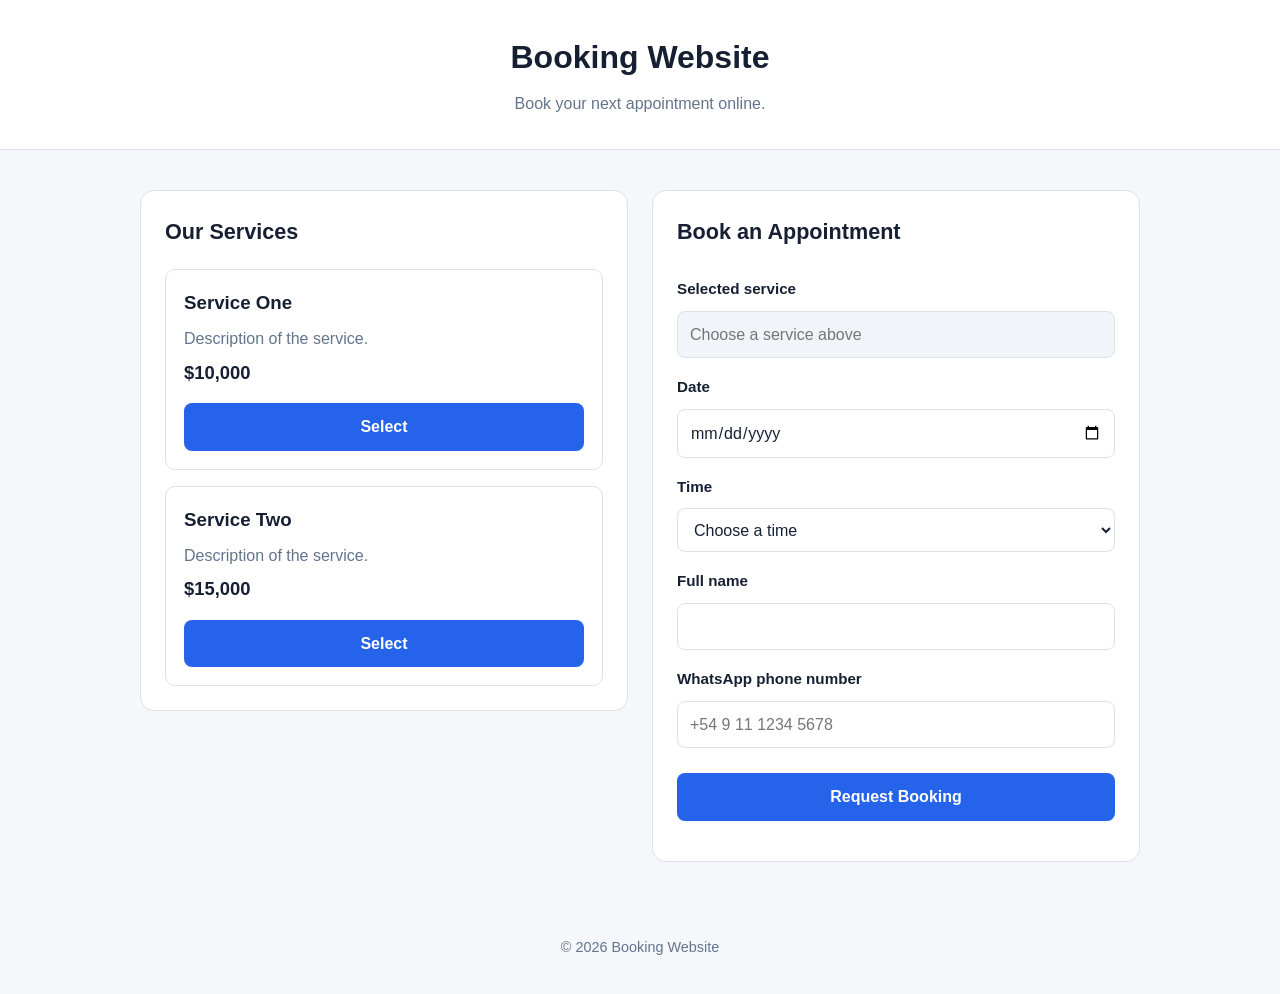
<file: index.html>
<!DOCTYPE html>
<html lang="en">
<head>
    <meta charset="UTF-8">
    <meta name="viewport" content="width=device-width, initial-scale=1.0">
    <meta name="description" content="Book your appointment online.">
    <title>Booking Website</title>
    <link rel="stylesheet" href="style.css">
    <script src="script.js" defer></script>
</head>
<body>

    <header>
        <h1>Booking Website</h1>
        <p>Book your next appointment online.</p>
    </header>

    <main>
        <section id="services">
            <h2>Our Services</h2>

            <div class="service-list">
                <article class="service">
                    <h3>Service One</h3>
                    <p>Description of the service.</p>
                    <p class="price">$10,000</p>
                    <button type="button" class="select-service"
                        data-service="Service One">
                        Select
                    </button>
                </article>

                <article class="service">
                    <h3>Service Two</h3>
                    <p>Description of the service.</p>
                    <p class="price">$15,000</p>
                    <button type="button" class="select-service"
                        data-service="Service Two">
                        Select
                    </button>
                </article>
            </div>
        </section>

        <section id="booking">
            <h2>Book an Appointment</h2>

            <form id="booking-form">
                <label for="selected-service">Selected service</label>
                <input id="selected-service" name="service"
                    type="text" placeholder="Choose a service above"
                    readonly required>

                <label for="booking-date">Date</label>
                <input id="booking-date" name="date"
                    type="date" required>

                <label for="booking-time">Time</label>
                <select id="booking-time" name="time" required>
                    <option value="">Choose a time</option>
                    <option value="09:00">09:00</option>
                    <option value="10:00">10:00</option>
                    <option value="11:00">11:00</option>
                    <option value="14:00">14:00</option>
                    <option value="15:00">15:00</option>
                </select>

                <label for="customer-name">Full name</label>
                <input id="customer-name" name="name"
                    type="text" autocomplete="name" required>

                <label for="customer-phone">WhatsApp phone number</label>
<input id="customer-phone" name="phone"
    type="tel" autocomplete="tel"
    placeholder="+54 9 11 1234 5678" required>

                <button type="submit">Request Booking</button>
            </form>

            <p id="booking-message" role="status"
                aria-live="polite"></p>
        </section>
    </main>

    <footer>
        <p>&copy; <span id="year"></span> Booking Website</p>
    </footer>

</body>
</html>
</file>
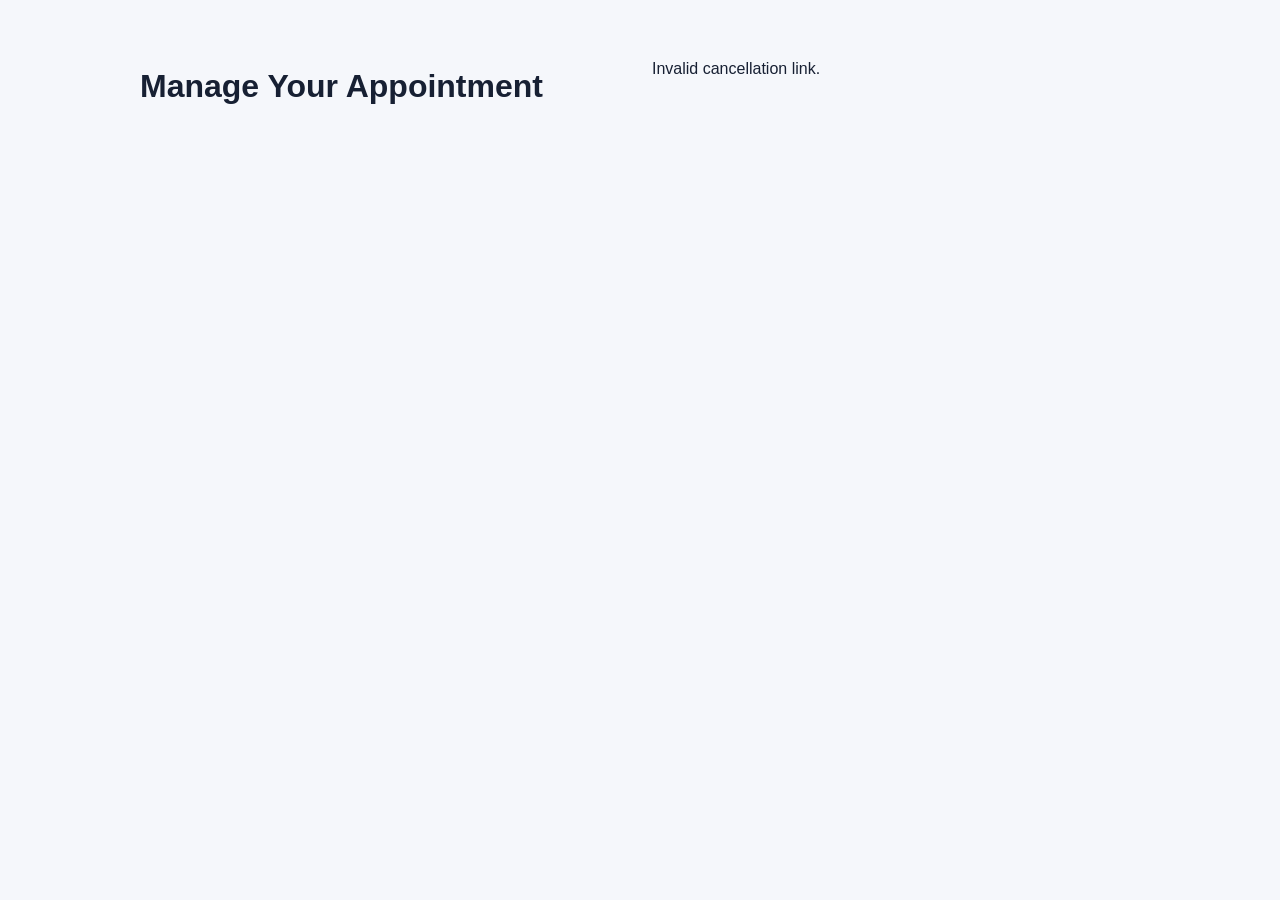
<file: cancel.html>
<!DOCTYPE html>
<html lang="en">
<head>
    <meta charset="UTF-8">
    <meta name="viewport" content="width=device-width, initial-scale=1.0">
    <title>Cancel Appointment</title>
    <link rel="stylesheet" href="style.css">
</head>
<body>

    <main class="container">
        <h1>Manage Your Appointment</h1>

        <div id="loading">Loading appointment...</div>

        <div id="appointment" hidden>
            <p><strong>Service:</strong> <span id="service"></span></p>
            <p><strong>Name:</strong> <span id="customer"></span></p>
            <p><strong>Date:</strong> <span id="date"></span></p>
            <p><strong>Time:</strong> <span id="time"></span></p>
            <p><strong>Status:</strong> <span id="status"></span></p>

            <button id="cancelButton" type="button">
                Cancel Appointment
            </button>
        </div>

        <p id="message"></p>
    </main>

    <script src="cancel.js"></script>
</body>
</html>
</file>
<file: style.css>
/* 1. Basic setup */
:root {
    --primary: #2563eb;
    --primary-dark: #1d4ed8;
    --background: #f5f7fb;
    --surface: #ffffff;
    --text: #172033;
    --muted: #64748b;
    --border: #dbe2ea;
    --success: #15803d;
}

* {
    box-sizing: border-box;
}

body {
    margin: 0;
    font-family: Arial, Helvetica, sans-serif;
    background: var(--background);
    color: var(--text);
    line-height: 1.6;
}

button,
input,
select {
    font: inherit;
}

button {
    cursor: pointer;
}

/* 2. Header */
header {
    background: var(--surface);
    padding: 32px 20px;
    text-align: center;
    border-bottom: 1px solid var(--border);
}

header h1 {
    margin: 0 0 8px;
    font-size: 2rem;
}

header p {
    margin: 0;
    color: var(--muted);
}

/* 3. Main layout */
main {
    width: min(100% - 32px, 1000px);
    margin: 40px auto;
    display: grid;
    grid-template-columns: 1fr 1fr;
    gap: 24px;
    align-items: start;
}

section {
    background: var(--surface);
    padding: 24px;
    border: 1px solid var(--border);
    border-radius: 14px;
}

section h2 {
    margin: 0 0 20px;
    font-size: 1.35rem;
}

/* 4. Services */
.service-list {
    display: grid;
    gap: 16px;
}

.service {
    padding: 18px;
    border: 1px solid var(--border);
    border-radius: 10px;
    transition: border-color 0.2s, background 0.2s;
}

.service h3 {
    margin: 0 0 8px;
}

.service p {
    margin: 6px 0;
    color: var(--muted);
}

.service .price {
    color: var(--text);
    font-size: 1.15rem;
    font-weight: 700;
}

.service:has(.selected) {
    border-color: var(--primary);
    background: #eff6ff;
}

/* 5. Buttons */
button {
    border: none;
    border-radius: 8px;
    padding: 11px 16px;
    background: var(--primary);
    color: white;
    font-weight: 600;
    transition: background 0.2s;
}

button:hover {
    background: var(--primary-dark);
}

button:focus-visible,
input:focus-visible,
select:focus-visible {
    outline: 3px solid #93c5fd;
    outline-offset: 2px;
}

.service button {
    margin-top: 10px;
    width: 100%;
}

.service button.selected {
    background: var(--success);
}

/* 6. Booking form */
#booking-form {
    display: flex;
    flex-direction: column;
    gap: 9px;
}

#booking-form label {
    margin-top: 8px;
    font-size: 0.95rem;
    font-weight: 600;
}

#booking-form input,
#booking-form select {
    width: 100%;
    min-height: 44px;
    padding: 10px 12px;
    border: 1px solid var(--border);
    border-radius: 8px;
    background: white;
    color: var(--text);
}

#booking-form input:focus,
#booking-form select:focus {
    border-color: var(--primary);
}

#booking-form input[readonly] {
    background: #f1f5f9;
}

#booking-form button {
    margin-top: 16px;
    width: 100%;
}

/* 7. Booking feedback */
#booking-message {
    margin: 16px 0 0;
    font-size: 0.95rem;
}

#booking-message.success {
    padding: 12px;
    color: var(--success);
    background: #f0fdf4;
    border-radius: 8px;
}

/* 8. Footer */
footer {
    padding: 20px;
    text-align: center;
    color: var(--muted);
    font-size: 0.9rem;
}

/* 9. Mobile layout */
@media (max-width: 700px) {
    header {
        padding: 24px 16px;
    }

    header h1 {
        font-size: 1.65rem;
    }

    main {
        width: calc(100% - 24px);
        margin: 20px auto;
        grid-template-columns: 1fr;
        gap: 18px;
    }

    section {
        padding: 18px;
    }
}
</file>
